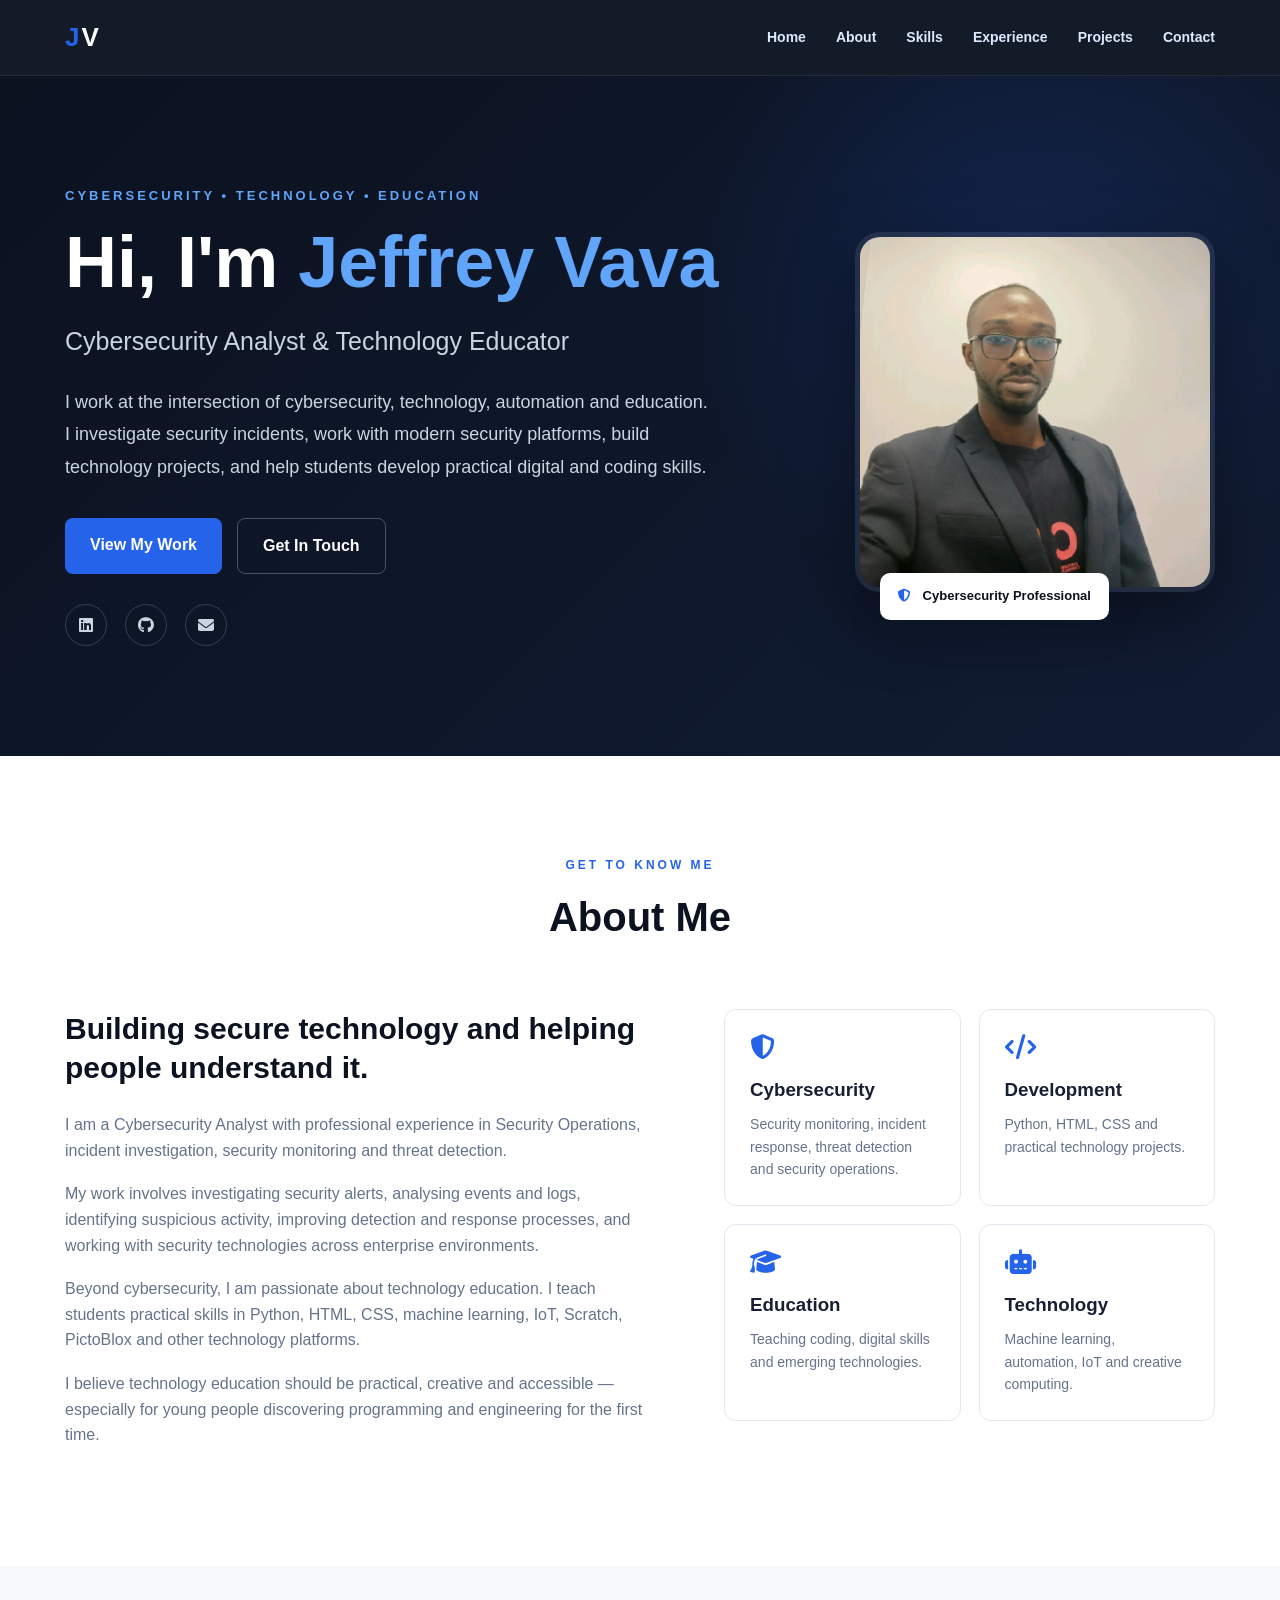
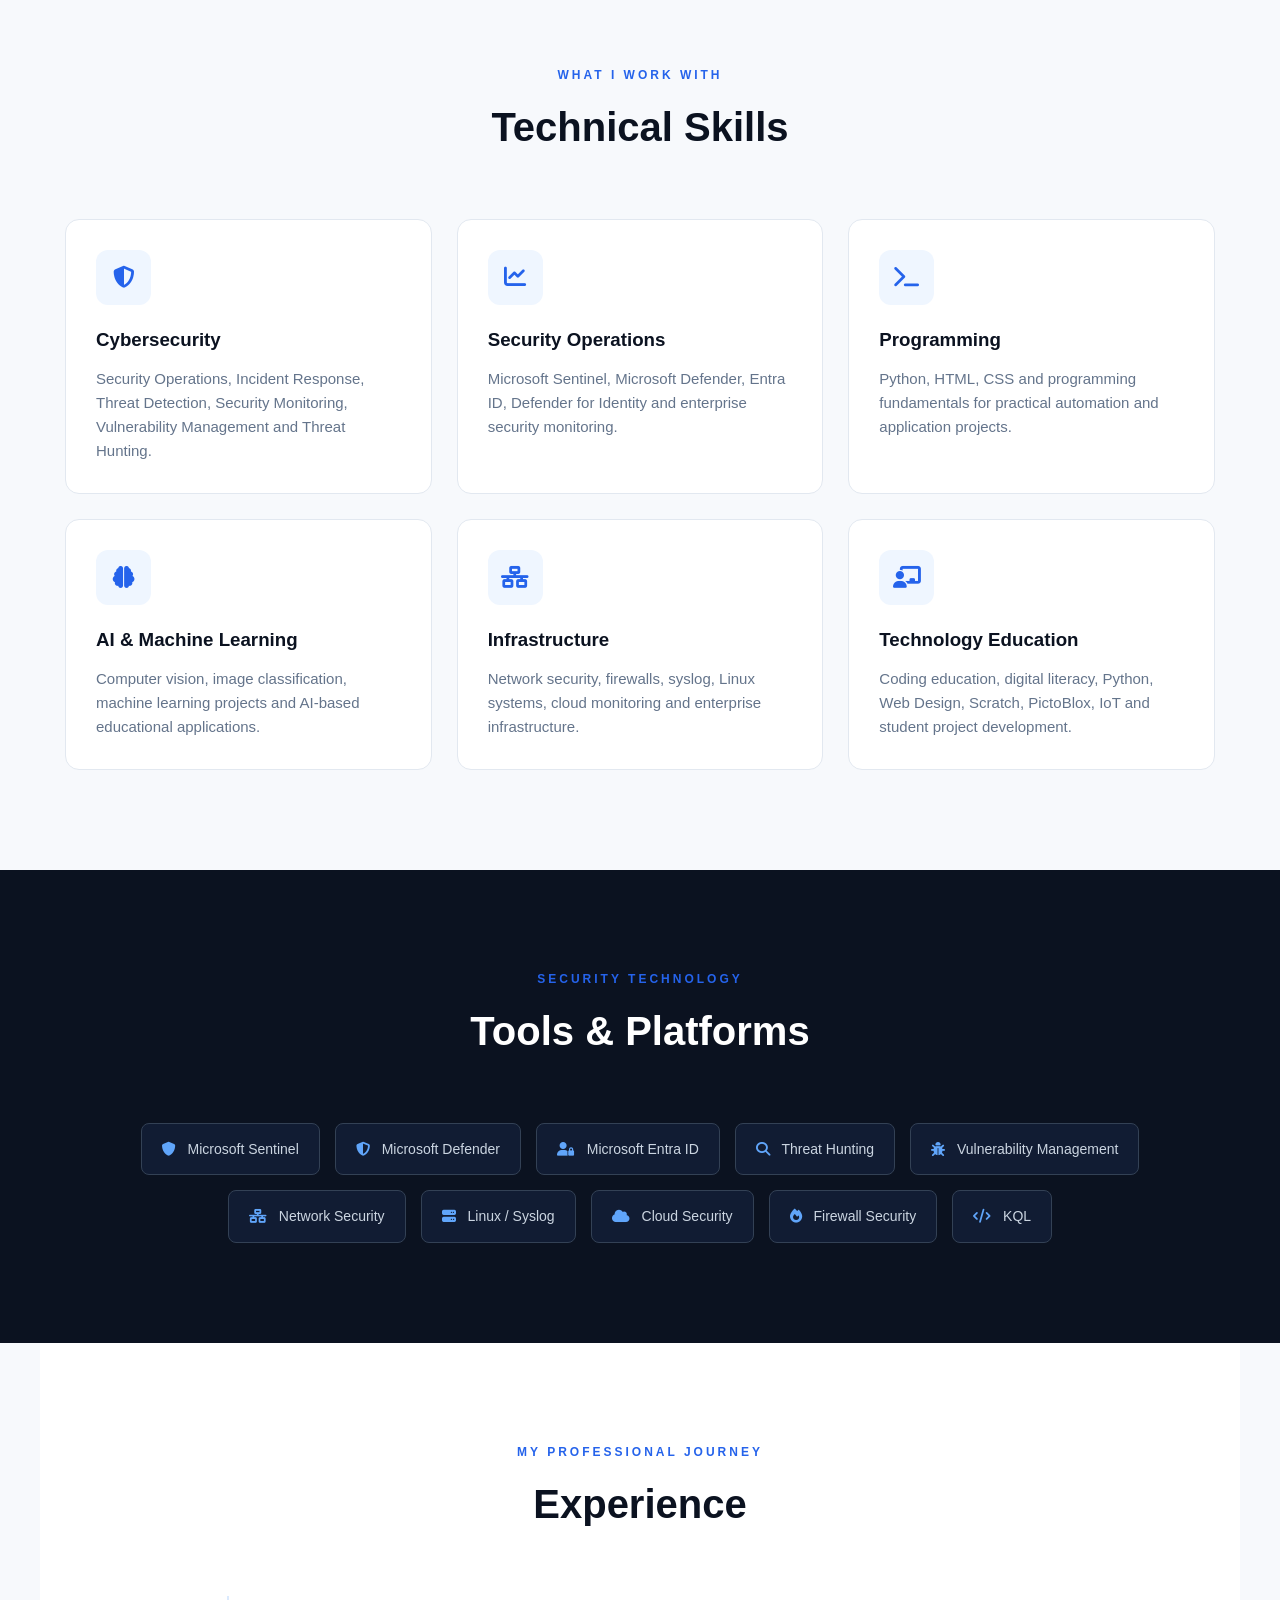
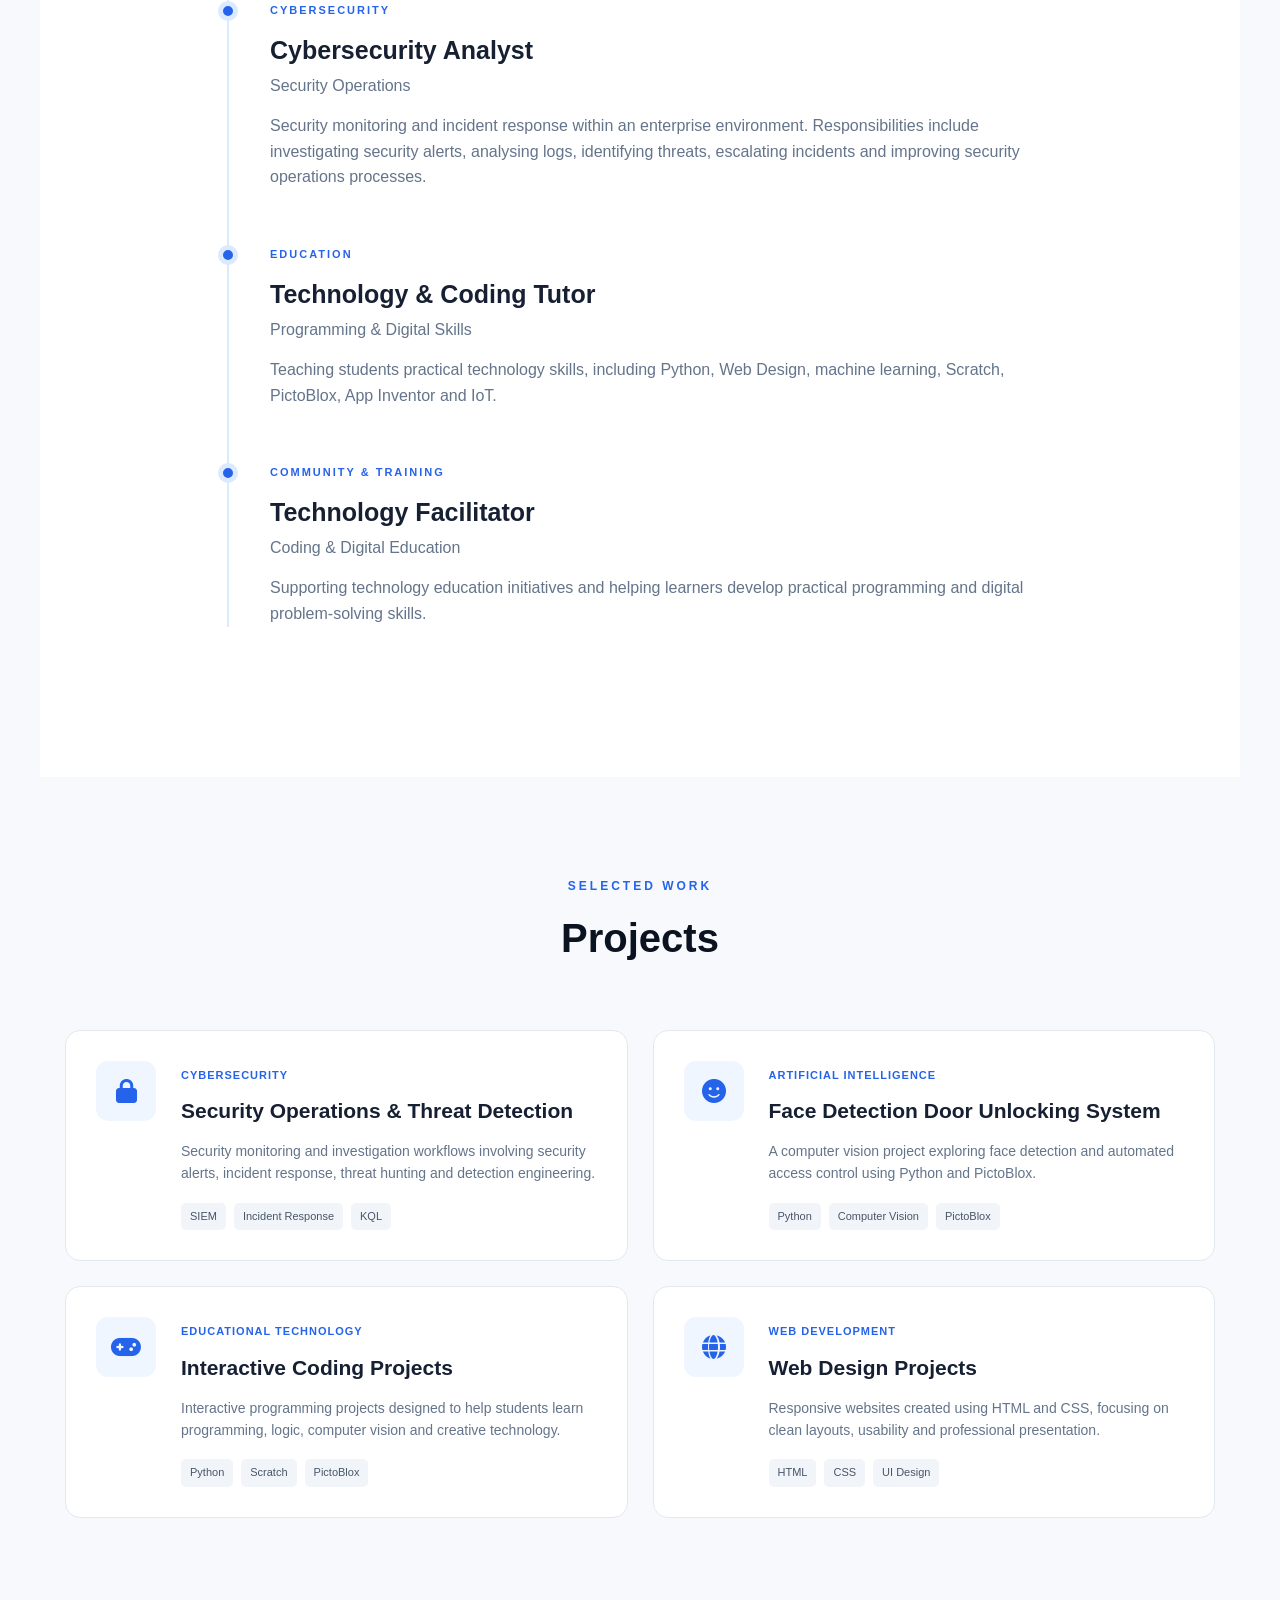
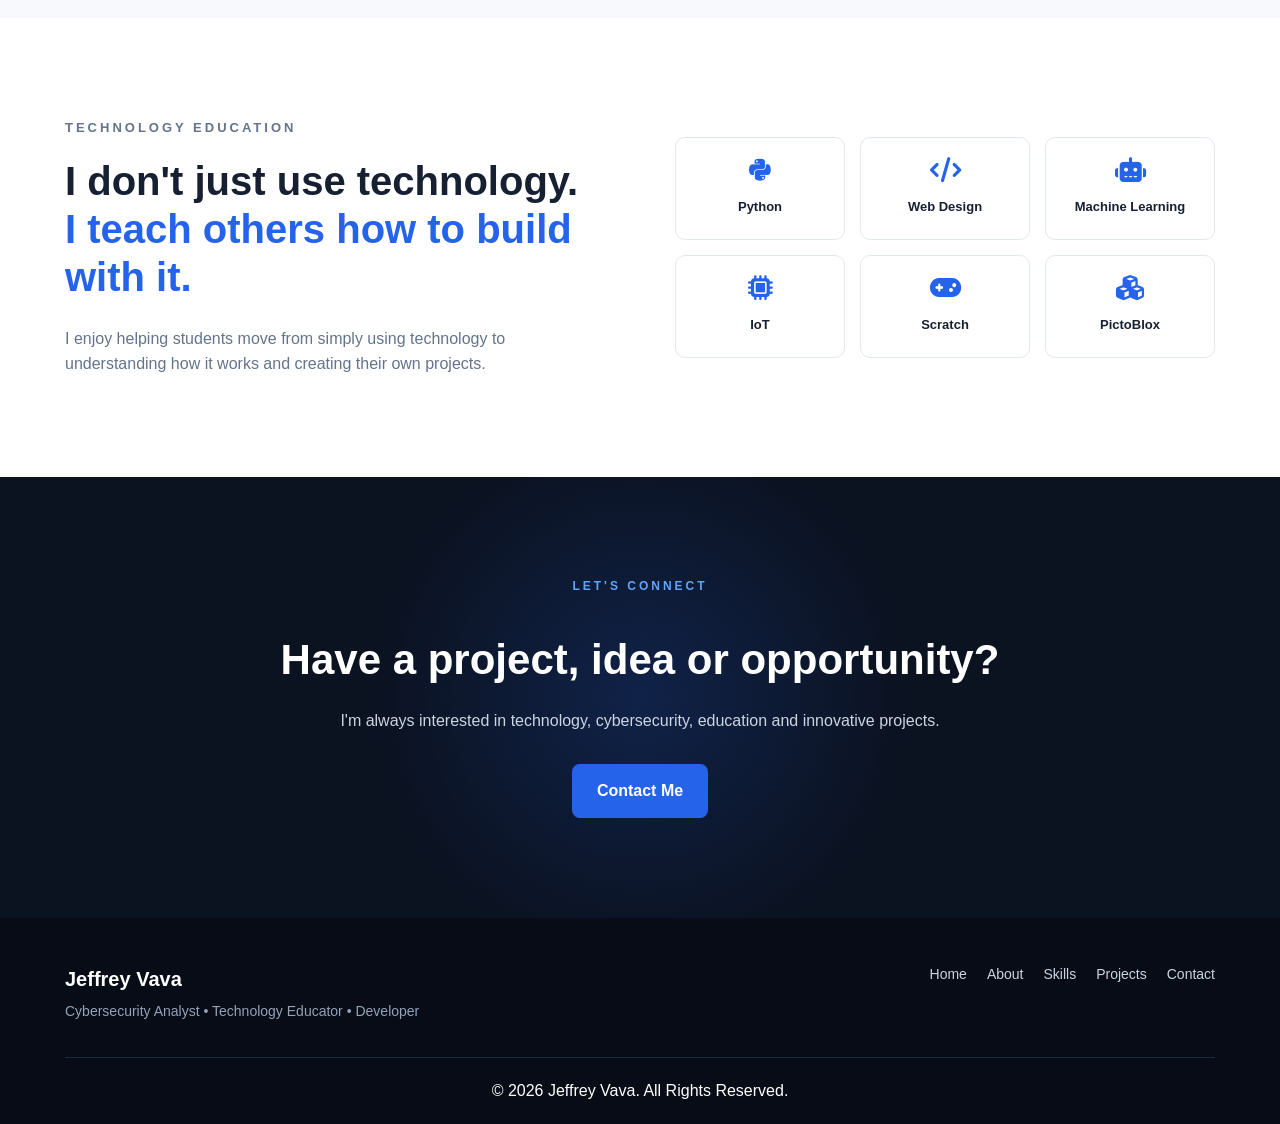
<file: index.html>
<!DOCTYPE html>
<html lang="en">
<head>
    <meta charset="UTF-8">
    <meta name="viewport" content="width=device-width, initial-scale=1.0">

    <meta name="description" content="Jeffrey Vava - Cybersecurity Analyst, Technology Educator and Developer.">
    <meta name="author" content="Jeffrey Vava">

    <title>Jeffrey Vava | Cybersecurity Analyst & Technology Educator</title>

    <link rel="stylesheet" href="style.css">

    <!-- Icons -->
    <link rel="stylesheet"
          href="https://cdnjs.cloudflare.com/ajax/libs/font-awesome/6.5.2/css/all.min.css">
</head>

<body>

<!-- ================= NAVIGATION ================= -->

<header>
    <nav class="navbar">

        <div class="logo">
            <span>J</span>V
        </div>

        <div class="nav-links">
            <a href="#home">Home</a>
            <a href="#about">About</a>
            <a href="#skills">Skills</a>
            <a href="#experience">Experience</a>
            <a href="#projects">Projects</a>
            <a href="Contact.html">Contact</a>
        </div>

    </nav>
</header>


<!-- ================= HERO ================= -->

<section id="home" class="hero">

    <div class="hero-content">

        <p class="small-heading">
            CYBERSECURITY • TECHNOLOGY • EDUCATION
        </p>

        <h1>
            Hi, I'm <span>Jeffrey Vava</span>
        </h1>

        <h2>
            Cybersecurity Analyst & Technology Educator
        </h2>

        <p class="hero-description">
            I work at the intersection of cybersecurity, technology,
            automation and education. I investigate security incidents,
            work with modern security platforms, build technology projects,
            and help students develop practical digital and coding skills.
        </p>

        <div class="hero-buttons">

            <a href="#projects" class="btn primary-btn">
                View My Work
            </a>

            <a href="Contact.html" class="btn secondary-btn">
                Get In Touch
            </a>

        </div>

        <div class="social-links">

            <!-- Replace # with your real profiles -->

            <a href="https://www.linkedin.com/in/jeffrey-vava-79a303122/" title="LinkedIn">
                <i class="fab fa-linkedin"></i>
            </a>

            <a href="https://github.com/jvava911" title="GitHub">
                <i class="fab fa-github"></i>
            </a>

            <a href="mailto:jvava911@gmail.com" title="Email">
                <i class="fas fa-envelope"></i>
            </a>

        </div>

    </div>


    <div class="hero-image">

        <!--
        IMPORTANT:
        Save your profile photo inside your GitHub repository:
        images/profile.jpg

        Then use this image instead of the old Facebook URL.
        -->

        <img src="jeffpic.jfif"
             alt="Jeffrey Vava">

        <div class="image-badge">
            <i class="fas fa-shield-halved"></i>
            Cybersecurity Professional
        </div>

    </div>

</section>


<!-- ================= ABOUT ================= -->

<section id="about" class="section about">

    <div class="section-title">
        <p>GET TO KNOW ME</p>
        <h2>About Me</h2>
    </div>

    <div class="about-grid">

        <div class="about-text">

            <h3>
                Building secure technology and helping people understand it.
            </h3>

            <p>
                I am a Cybersecurity Analyst with professional experience
                in Security Operations, incident investigation, security
                monitoring and threat detection.
            </p>

            <p>
                My work involves investigating security alerts, analysing
                events and logs, identifying suspicious activity, improving
                detection and response processes, and working with security
                technologies across enterprise environments.
            </p>

            <p>
                Beyond cybersecurity, I am passionate about technology
                education. I teach students practical skills in Python,
                HTML, CSS, machine learning, IoT, Scratch, PictoBlox and
                other technology platforms.
            </p>

            <p>
                I believe technology education should be practical,
                creative and accessible — especially for young people
                discovering programming and engineering for the first time.
            </p>

        </div>


        <div class="about-cards">

            <div class="info-card">
                <i class="fas fa-shield-halved"></i>
                <h3>Cybersecurity</h3>
                <p>
                    Security monitoring, incident response,
                    threat detection and security operations.
                </p>
            </div>

            <div class="info-card">
                <i class="fas fa-code"></i>
                <h3>Development</h3>
                <p>
                    Python, HTML, CSS and practical technology projects.
                </p>
            </div>

            <div class="info-card">
                <i class="fas fa-graduation-cap"></i>
                <h3>Education</h3>
                <p>
                    Teaching coding, digital skills and emerging
                    technologies.
                </p>
            </div>

            <div class="info-card">
                <i class="fas fa-robot"></i>
                <h3>Technology</h3>
                <p>
                    Machine learning, automation, IoT and
                    creative computing.
                </p>
            </div>

        </div>

    </div>

</section>


<!-- ================= SKILLS ================= -->

<section id="skills" class="section skills-section">

    <div class="section-title">
        <p>WHAT I WORK WITH</p>
        <h2>Technical Skills</h2>
    </div>


    <div class="skills-grid">

        <div class="skill-card">
            <div class="skill-icon">
                <i class="fas fa-shield-halved"></i>
            </div>

            <h3>Cybersecurity</h3>

            <p>
                Security Operations, Incident Response,
                Threat Detection, Security Monitoring,
                Vulnerability Management and Threat Hunting.
            </p>
        </div>


        <div class="skill-card">
            <div class="skill-icon">
                <i class="fas fa-chart-line"></i>
            </div>

            <h3>Security Operations</h3>

            <p>
                Microsoft Sentinel, Microsoft Defender,
                Entra ID, Defender for Identity and
                enterprise security monitoring.
            </p>
        </div>


        <div class="skill-card">
            <div class="skill-icon">
                <i class="fas fa-terminal"></i>
            </div>

            <h3>Programming</h3>

            <p>
                Python, HTML, CSS and programming fundamentals
                for practical automation and application projects.
            </p>
        </div>


        <div class="skill-card">
            <div class="skill-icon">
                <i class="fas fa-brain"></i>
            </div>

            <h3>AI & Machine Learning</h3>

            <p>
                Computer vision, image classification,
                machine learning projects and AI-based
                educational applications.
            </p>
        </div>


        <div class="skill-card">
            <div class="skill-icon">
                <i class="fas fa-network-wired"></i>
            </div>

            <h3>Infrastructure</h3>

            <p>
                Network security, firewalls, syslog,
                Linux systems, cloud monitoring and
                enterprise infrastructure.
            </p>
        </div>


        <div class="skill-card">
            <div class="skill-icon">
                <i class="fas fa-chalkboard-user"></i>
            </div>

            <h3>Technology Education</h3>

            <p>
                Coding education, digital literacy,
                Python, Web Design, Scratch, PictoBlox,
                IoT and student project development.
            </p>
        </div>

    </div>

</section>


<!-- ================= SECURITY TECHNOLOGY ================= -->

<section class="section technology-section">

    <div class="section-title">
        <p>SECURITY TECHNOLOGY</p>
        <h2>Tools & Platforms</h2>
    </div>

    <div class="technology-list">

        <span><i class="fas fa-shield"></i> Microsoft Sentinel</span>

        <span><i class="fas fa-shield-halved"></i> Microsoft Defender</span>

        <span><i class="fas fa-user-lock"></i> Microsoft Entra ID</span>

        <span><i class="fas fa-search"></i> Threat Hunting</span>

        <span><i class="fas fa-bug"></i> Vulnerability Management</span>

        <span><i class="fas fa-network-wired"></i> Network Security</span>

        <span><i class="fas fa-server"></i> Linux / Syslog</span>

        <span><i class="fas fa-cloud"></i> Cloud Security</span>

        <span><i class="fas fa-fire"></i> Firewall Security</span>

        <span><i class="fas fa-code"></i> KQL</span>

    </div>

</section>


<!-- ================= EXPERIENCE ================= -->

<section id="experience" class="section experience">

    <div class="section-title">
        <p>MY PROFESSIONAL JOURNEY</p>
        <h2>Experience</h2>
    </div>


    <div class="timeline">

        <div class="timeline-item">

            <div class="timeline-dot"></div>

            <div class="timeline-content">

                <span class="timeline-label">
                    CYBERSECURITY
                </span>

                <h3>Cybersecurity Analyst</h3>

                <h4>Security Operations</h4>

                <p>
                    Security monitoring and incident response within
                    an enterprise environment. Responsibilities include
                    investigating security alerts, analysing logs,
                    identifying threats, escalating incidents and
                    improving security operations processes.
                </p>

            </div>

        </div>


        <div class="timeline-item">

            <div class="timeline-dot"></div>

            <div class="timeline-content">

                <span class="timeline-label">
                    EDUCATION
                </span>

                <h3>Technology & Coding Tutor</h3>

                <h4>Programming & Digital Skills</h4>

                <p>
                    Teaching students practical technology skills,
                    including Python, Web Design, machine learning,
                    Scratch, PictoBlox, App Inventor and IoT.
                </p>

            </div>

        </div>


        <div class="timeline-item">

            <div class="timeline-dot"></div>

            <div class="timeline-content">

                <span class="timeline-label">
                    COMMUNITY & TRAINING
                </span>

                <h3>Technology Facilitator</h3>

                <h4>Coding & Digital Education</h4>

                <p>
                    Supporting technology education initiatives and
                    helping learners develop practical programming and
                    digital problem-solving skills.
                </p>

            </div>

        </div>

    </div>

</section>


<!-- ================= PROJECTS ================= -->

<section id="projects" class="section projects">

    <div class="section-title">
        <p>SELECTED WORK</p>
        <h2>Projects</h2>
    </div>


    <div class="project-grid">


        <div class="project-card">

            <div class="project-icon">
                <i class="fas fa-lock"></i>
            </div>

            <div class="project-content">

                <span>CYBERSECURITY</span>

                <h3>Security Operations & Threat Detection</h3>

                <p>
                    Security monitoring and investigation workflows
                    involving security alerts, incident response,
                    threat hunting and detection engineering.
                </p>

                <div class="project-tags">
                    <span>SIEM</span>
                    <span>Incident Response</span>
                    <span>KQL</span>
                </div>

            </div>

        </div>


        <div class="project-card">

            <div class="project-icon">
                <i class="fas fa-face-smile"></i>
            </div>

            <div class="project-content">

                <span>ARTIFICIAL INTELLIGENCE</span>

                <h3>Face Detection Door Unlocking System</h3>

                <p>
                    A computer vision project exploring face detection
                    and automated access control using Python and
                    PictoBlox.
                </p>

                <div class="project-tags">
                    <span>Python</span>
                    <span>Computer Vision</span>
                    <span>PictoBlox</span>
                </div>

            </div>

        </div>


        <div class="project-card">

            <div class="project-icon">
                <i class="fas fa-gamepad"></i>
            </div>

            <div class="project-content">

                <span>EDUCATIONAL TECHNOLOGY</span>

                <h3>Interactive Coding Projects</h3>

                <p>
                    Interactive programming projects designed to help
                    students learn programming, logic, computer vision
                    and creative technology.
                </p>

                <div class="project-tags">
                    <span>Python</span>
                    <span>Scratch</span>
                    <span>PictoBlox</span>
                </div>

            </div>

        </div>


        <div class="project-card">

            <div class="project-icon">
                <i class="fas fa-globe"></i>
            </div>

            <div class="project-content">

                <span>WEB DEVELOPMENT</span>

                <h3>Web Design Projects</h3>

                <p>
                    Responsive websites created using HTML and CSS,
                    focusing on clean layouts, usability and
                    professional presentation.
                </p>

                <div class="project-tags">
                    <span>HTML</span>
                    <span>CSS</span>
                    <span>UI Design</span>
                </div>

            </div>

        </div>


    </div>

</section>


<!-- ================= EDUCATION / TEACHING ================= -->

<section class="section teaching">

    <div class="teaching-content">

        <div>

            <p class="small-heading">
                TECHNOLOGY EDUCATION
            </p>

            <h2>
                I don't just use technology.<br>
                <span>I teach others how to build with it.</span>
            </h2>

            <p>
                I enjoy helping students move from simply using
                technology to understanding how it works and creating
                their own projects.
            </p>

        </div>


        <div class="teaching-topics">

            <div>
                <i class="fab fa-python"></i>
                <span>Python</span>
            </div>

            <div>
                <i class="fas fa-code"></i>
                <span>Web Design</span>
            </div>

            <div>
                <i class="fas fa-robot"></i>
                <span>Machine Learning</span>
            </div>

            <div>
                <i class="fas fa-microchip"></i>
                <span>IoT</span>
            </div>

            <div>
                <i class="fas fa-gamepad"></i>
                <span>Scratch</span>
            </div>

            <div>
                <i class="fas fa-cubes"></i>
                <span>PictoBlox</span>
            </div>

        </div>

    </div>

</section>


<!-- ================= CTA ================= -->

<section class="cta">

    <div>

        <p>LET'S CONNECT</p>

        <h2>
            Have a project, idea or opportunity?
        </h2>

        <p>
            I'm always interested in technology, cybersecurity,
            education and innovative projects.
        </p>

        <a href="Contact.html" class="btn primary-btn">
            Contact Me
        </a>

    </div>

</section>


<!-- ================= FOOTER ================= -->

<footer>

    <div class="footer-content">

        <div>

            <h3>Jeffrey Vava</h3>

            <p>
                Cybersecurity Analyst • Technology Educator • Developer
            </p>

        </div>


        <div class="footer-links">

            <a href="#home">Home</a>
            <a href="#about">About</a>
            <a href="#skills">Skills</a>
            <a href="#projects">Projects</a>
            <a href="Contact.html">Contact</a>

        </div>

    </div>


    <div class="copyright">

        <p>
            © 2026 Jeffrey Vava. All Rights Reserved.
        </p>

    </div>

</footer>


</body>
</html>
</file>
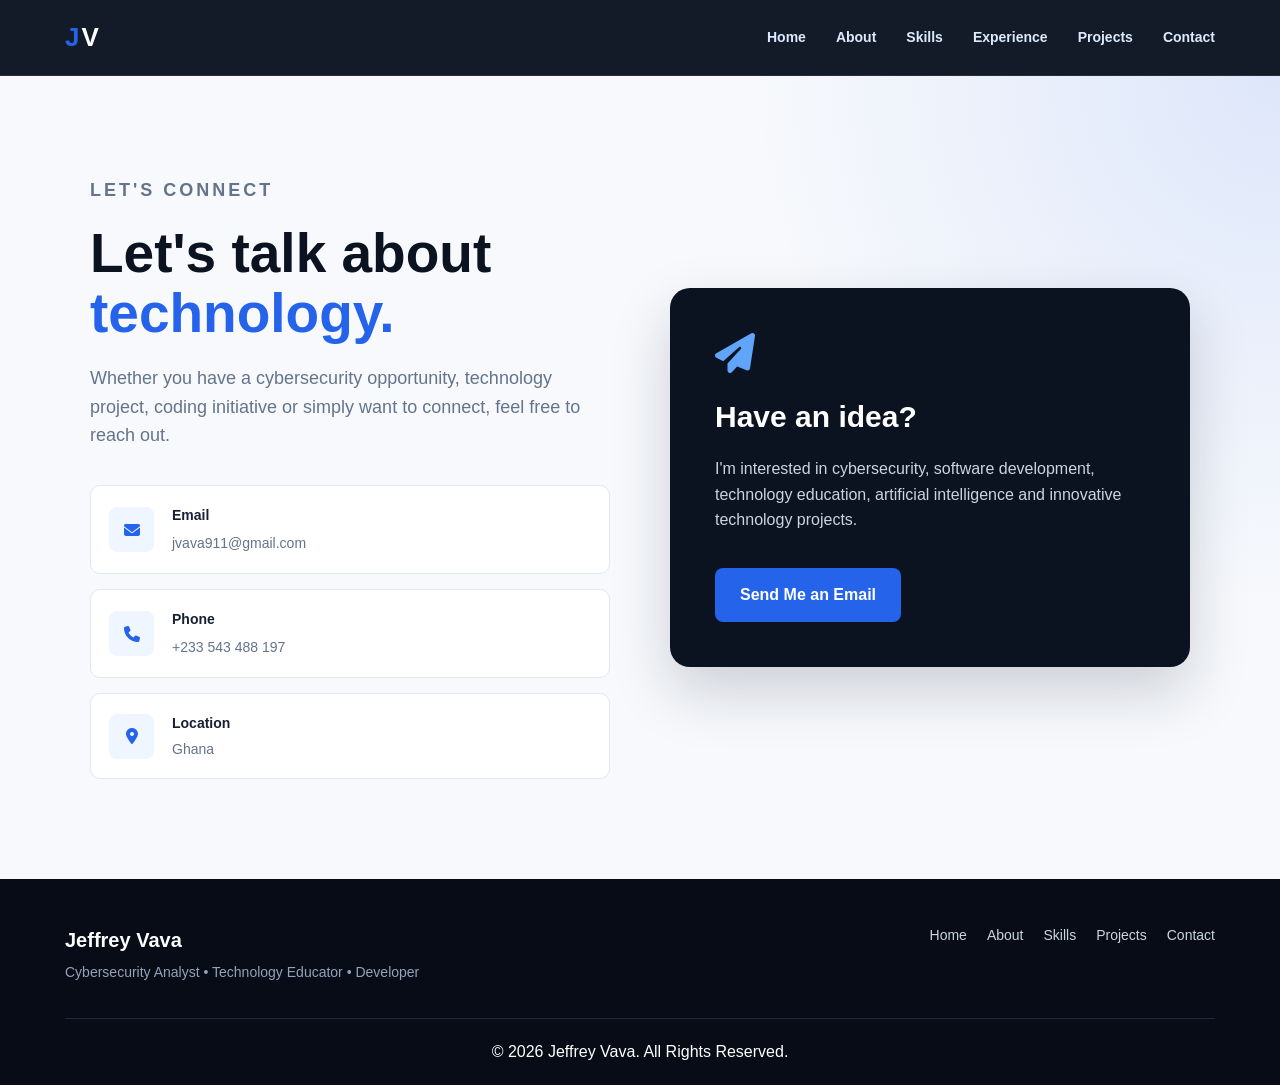
<file: Contact.html>
<!DOCTYPE html>
<html lang="en">

<head>

    <meta charset="UTF-8">

    <meta name="viewport"
          content="width=device-width, initial-scale=1.0">

    <meta name="description"
          content="Contact Jeffrey Vava - Cybersecurity Analyst, Technology Educator and Developer.">

    <title>Contact | Jeffrey Vava</title>

    <link rel="stylesheet" href="style.css">

    <link rel="stylesheet"
          href="https://cdnjs.cloudflare.com/ajax/libs/font-awesome/6.5.2/css/all.min.css">

    <style>

        .contact-page {
            min-height: 80vh;
            padding: 100px 25px;

            background:
                radial-gradient(circle at top right,
                rgba(37,99,235,0.12),
                transparent 35%);

        }

        .contact-container {
            max-width: 1100px;
            margin: auto;

            display: grid;
            grid-template-columns: 1fr 1fr;
            gap: 60px;
            align-items: center;
        }

        .contact-intro h1 {
            font-size: 55px;
            line-height: 1.1;
            color: #0b1220;
            margin-bottom: 20px;
        }

        .contact-intro h1 span {
            color: #2563eb;
        }

        .contact-intro p {
            color: #64748b;
            font-size: 18px;
            max-width: 550px;
        }

        .contact-details {
            margin-top: 35px;
            display: grid;
            gap: 15px;
        }

        .contact-detail {
            display: flex;
            align-items: center;
            gap: 18px;

            padding: 18px;

            background: white;
            border: 1px solid #e2e8f0;
            border-radius: 10px;
        }

        .contact-detail i {
            width: 45px;
            height: 45px;

            display: flex;
            align-items: center;
            justify-content: center;

            background: #eff6ff;
            color: #2563eb;

            border-radius: 8px;
        }

        .contact-detail h3 {
            font-size: 14px;
            margin-bottom: 3px;
        }

        .contact-detail a,
        .contact-detail p {
            color: #64748b;
            text-decoration: none;
            font-size: 14px;
        }

        .contact-detail a:hover {
            color: #2563eb;
        }

        .contact-card {
            background: #0b1220;
            color: white;

            padding: 45px;
            border-radius: 20px;

            box-shadow: 0 25px 60px rgba(15,23,42,0.18);
        }

        .contact-card i {
            color: #60a5fa;
            font-size: 40px;
            margin-bottom: 20px;
        }

        .contact-card h2 {
            font-size: 30px;
            margin-bottom: 15px;
        }

        .contact-card p {
            color: #cbd5e1;
            margin-bottom: 25px;
        }

        .contact-card .btn {
            margin-top: 10px;
        }

        @media (max-width: 800px) {

            .contact-container {
                grid-template-columns: 1fr;
            }

            .contact-intro h1 {
                font-size: 42px;
            }

        }

    </style>

</head>


<body>


<!-- ================= HEADER ================= -->

<header>

    <nav class="navbar">

        <div class="logo">
            <span>J</span>V
        </div>

        <div class="nav-links">

            <a href="index.html">Home</a>

            <a href="index.html#about">About</a>

            <a href="index.html#skills">Skills</a>

            <a href="index.html#experience">Experience</a>

            <a href="index.html#projects">Projects</a>

            <a href="Contact.html">Contact</a>

        </div>

    </nav>

</header>


<!-- ================= CONTACT ================= -->

<section class="contact-page">

    <div class="contact-container">


        <div class="contact-intro">

            <p class="small-heading">
                LET'S CONNECT
            </p>

            <h1>
                Let's talk about
                <span>technology.</span>
            </h1>

            <p>
                Whether you have a cybersecurity opportunity,
                technology project, coding initiative or simply
                want to connect, feel free to reach out.
            </p>


            <div class="contact-details">


                <div class="contact-detail">

                    <i class="fas fa-envelope"></i>

                    <div>

                        <h3>Email</h3>

                        <a href="mailto:jvava911@gmail.com">
                            jvava911@gmail.com
                        </a>

                    </div>

                </div>


                <div class="contact-detail">

                    <i class="fas fa-phone"></i>

                    <div>

                        <h3>Phone</h3>

                        <a href="tel:+233543488197">
                            +233 543 488 197
                        </a>

                    </div>

                </div>


                <div class="contact-detail">

                    <i class="fas fa-location-dot"></i>

                    <div>

                        <h3>Location</h3>

                        <p>Ghana</p>

                    </div>

                </div>


            </div>

        </div>


        <div class="contact-card">

            <i class="fas fa-paper-plane"></i>

            <h2>
                Have an idea?
            </h2>

            <p>
                I'm interested in cybersecurity, software development,
                technology education, artificial intelligence and
                innovative technology projects.
            </p>

            <a href="mailto:jvava911@gmail.com"
               class="btn primary-btn">

                Send Me an Email

            </a>

        </div>


    </div>

</section>


<!-- ================= FOOTER ================= -->

<footer>

    <div class="footer-content">

        <div>

            <h3>Jeffrey Vava</h3>

            <p>
                Cybersecurity Analyst • Technology Educator • Developer
            </p>

        </div>


        <div class="footer-links">

            <a href="index.html">Home</a>

            <a href="index.html#about">About</a>

            <a href="index.html#skills">Skills</a>

            <a href="index.html#projects">Projects</a>

            <a href="Contact.html">Contact</a>

        </div>

    </div>


    <div class="copyright">

        <p>
            © 2026 Jeffrey Vava. All Rights Reserved.
        </p>

    </div>

</footer>


</body>

</html>
</file>
<file: style.css>
/* =========================================================
   JEFFREY VAVA PORTFOLIO
   Professional Cybersecurity / Technology Portfolio
========================================================= */


/* ================= RESET ================= */

* {
    margin: 0;
    padding: 0;
    box-sizing: border-box;
}

html {
    scroll-behavior: smooth;
}

body {
    font-family: Arial, Helvetica, sans-serif;
    background: #f7f9fc;
    color: #172033;
    line-height: 1.6;
}


/* ================= VARIABLES ================= */

:root {
    --primary: #2563eb;
    --primary-dark: #1d4ed8;
    --dark: #0b1220;
    --dark-blue: #111c33;
    --text: #172033;
    --muted: #64748b;
    --light: #f7f9fc;
    --white: #ffffff;
    --border: #e2e8f0;
    --shadow: 0 15px 40px rgba(15, 23, 42, 0.08);
}


/* ================= HEADER ================= */

header {
    position: sticky;
    top: 0;
    z-index: 1000;
    background: rgba(11, 18, 32, 0.96);
    backdrop-filter: blur(10px);
    border-bottom: 1px solid rgba(255,255,255,0.08);
}

.navbar {
    max-width: 1200px;
    margin: auto;
    min-height: 75px;
    padding: 0 25px;

    display: flex;
    align-items: center;
    justify-content: space-between;
}

.logo {
    color: white;
    font-size: 26px;
    font-weight: 800;
    letter-spacing: 2px;
}

.logo span {
    color: var(--primary);
}

.nav-links {
    display: flex;
    gap: 30px;
}

.nav-links a {
    color: #dbeafe;
    text-decoration: none;
    font-size: 14px;
    font-weight: 600;
    transition: 0.3s;
}

.nav-links a:hover {
    color: #60a5fa;
}


/* ================= HERO ================= */

.hero {
    min-height: 680px;
    background:
        radial-gradient(circle at 80% 30%, rgba(37,99,235,0.18), transparent 30%),
        linear-gradient(135deg, #0b1220, #111c33);

    color: white;

    display: flex;
    align-items: center;
    justify-content: space-between;

    gap: 60px;
    padding: 90px max(25px, calc((100% - 1150px) / 2));
}

.hero-content {
    max-width: 700px;
}

.small-heading {
    color: #60a5fa;
    font-size: 13px;
    font-weight: 800;
    letter-spacing: 3px;
    margin-bottom: 18px;
}

.hero h1 {
    font-size: clamp(42px, 6vw, 72px);
    line-height: 1.05;
    margin-bottom: 20px;
}

.hero h1 span {
    color: #60a5fa;
}

.hero h2 {
    font-size: 25px;
    color: #cbd5e1;
    font-weight: 500;
    margin-bottom: 25px;
}

.hero-description {
    max-width: 650px;
    color: #cbd5e1;
    font-size: 18px;
    line-height: 1.8;
}


/* ================= BUTTONS ================= */

.hero-buttons {
    display: flex;
    gap: 15px;
    margin-top: 35px;
    flex-wrap: wrap;
}

.btn {
    display: inline-block;
    padding: 14px 25px;
    border-radius: 8px;
    text-decoration: none;
    font-weight: 700;
    transition: 0.3s;
}

.primary-btn {
    background: var(--primary);
    color: white;
}

.primary-btn:hover {
    background: var(--primary-dark);
    transform: translateY(-2px);
}

.secondary-btn {
    border: 1px solid #475569;
    color: white;
}

.secondary-btn:hover {
    background: white;
    color: var(--dark);
}


/* ================= SOCIAL LINKS ================= */

.social-links {
    display: flex;
    gap: 18px;
    margin-top: 30px;
}

.social-links a {
    width: 42px;
    height: 42px;

    display: flex;
    align-items: center;
    justify-content: center;

    border: 1px solid #334155;
    border-radius: 50%;

    color: #cbd5e1;
    text-decoration: none;

    transition: 0.3s;
}

.social-links a:hover {
    background: var(--primary);
    border-color: var(--primary);
    color: white;
    transform: translateY(-3px);
}


/* ================= HERO IMAGE ================= */

.hero-image {
    position: relative;
    width: 360px;
    flex-shrink: 0;
}

.hero-image img {
    width: 100%;
    aspect-ratio: 1 / 1;
    object-fit: cover;

    border-radius: 25px;

    border: 5px solid rgba(255,255,255,0.08);

    box-shadow:
        0 25px 70px rgba(0,0,0,0.4);
}

.image-badge {
    position: absolute;
    bottom: -20px;
    left: 25px;

    background: white;
    color: var(--dark);

    padding: 13px 18px;
    border-radius: 10px;

    font-size: 13px;
    font-weight: 700;

    box-shadow: var(--shadow);
}

.image-badge i {
    color: var(--primary);
    margin-right: 8px;
}


/* ================= SECTIONS ================= */

.section {
    max-width: 1200px;
    margin: auto;
    padding: 100px 25px;
}

.section-title {
    text-align: center;
    margin-bottom: 60px;
}

.section-title p {
    color: var(--primary);
    font-size: 12px;
    font-weight: 800;
    letter-spacing: 3px;
    margin-bottom: 10px;
}

.section-title h2 {
    font-size: 40px;
    color: var(--dark);
}


/* ================= ABOUT ================= */

.about {
    background: var(--white);
    max-width: none;
    padding-left: max(25px, calc((100% - 1150px) / 2));
    padding-right: max(25px, calc((100% - 1150px) / 2));
}

.about-grid {
    display: grid;
    grid-template-columns: 1.2fr 1fr;
    gap: 70px;
    align-items: start;
}

.about-text h3 {
    font-size: 30px;
    line-height: 1.3;
    margin-bottom: 25px;
    color: var(--dark);
}

.about-text p {
    color: var(--muted);
    margin-bottom: 18px;
}

.about-cards {
    display: grid;
    grid-template-columns: 1fr 1fr;
    gap: 18px;
}

.info-card {
    padding: 25px;
    border: 1px solid var(--border);
    border-radius: 12px;
    background: white;
    transition: 0.3s;
}

.info-card:hover {
    transform: translateY(-5px);
    box-shadow: var(--shadow);
}

.info-card i {
    color: var(--primary);
    font-size: 25px;
    margin-bottom: 15px;
}

.info-card h3 {
    margin-bottom: 8px;
}

.info-card p {
    color: var(--muted);
    font-size: 14px;
}


/* ================= SKILLS ================= */

.skills-section {
    background: #f7f9fc;
    max-width: none;
    padding-left: max(25px, calc((100% - 1150px) / 2));
    padding-right: max(25px, calc((100% - 1150px) / 2));
}

.skills-grid {
    display: grid;
    grid-template-columns: repeat(3, 1fr);
    gap: 25px;
}

.skill-card {
    background: white;
    padding: 30px;
    border-radius: 14px;
    border: 1px solid var(--border);
    transition: 0.3s;
}

.skill-card:hover {
    transform: translateY(-7px);
    box-shadow: var(--shadow);
    border-color: #bfdbfe;
}

.skill-icon {
    width: 55px;
    height: 55px;

    display: flex;
    align-items: center;
    justify-content: center;

    background: #eff6ff;
    color: var(--primary);

    border-radius: 12px;

    font-size: 22px;
    margin-bottom: 20px;
}

.skill-card h3 {
    margin-bottom: 12px;
    color: var(--dark);
}

.skill-card p {
    color: var(--muted);
    font-size: 15px;
}


/* ================= TECHNOLOGY ================= */

.technology-section {
    background: var(--dark);
    max-width: none;

    padding-left: max(25px, calc((100% - 1150px) / 2));
    padding-right: max(25px, calc((100% - 1150px) / 2));
}

.technology-section .section-title h2 {
    color: white;
}

.technology-list {
    display: flex;
    flex-wrap: wrap;
    justify-content: center;
    gap: 15px;
}

.technology-list span {
    padding: 14px 20px;

    border: 1px solid #334155;
    border-radius: 8px;

    color: #cbd5e1;
    background: #111c33;

    font-size: 14px;
}

.technology-list i {
    color: #60a5fa;
    margin-right: 8px;
}


/* ================= EXPERIENCE ================= */

.experience {
    background: white;
}

.timeline {
    max-width: 850px;
    margin: auto;
    position: relative;
}

.timeline::before {
    content: "";
    position: absolute;
    left: 12px;
    top: 0;
    bottom: 0;
    width: 2px;
    background: #dbeafe;
}

.timeline-item {
    position: relative;
    padding-left: 55px;
    margin-bottom: 50px;
}

.timeline-dot {
    position: absolute;
    left: 3px;
    top: 5px;

    width: 20px;
    height: 20px;

    background: var(--primary);
    border: 5px solid #dbeafe;
    border-radius: 50%;
}

.timeline-label {
    color: var(--primary);
    font-size: 11px;
    font-weight: 800;
    letter-spacing: 2px;
}

.timeline-content h3 {
    font-size: 25px;
    margin: 8px 0 3px;
}

.timeline-content h4 {
    color: var(--muted);
    font-weight: 500;
    margin-bottom: 15px;
}

.timeline-content p {
    color: var(--muted);
}


/* ================= PROJECTS ================= */

.projects {
    background: #f7f9fc;
    max-width: none;

    padding-left: max(25px, calc((100% - 1150px) / 2));
    padding-right: max(25px, calc((100% - 1150px) / 2));
}

.project-grid {
    display: grid;
    grid-template-columns: 1fr 1fr;
    gap: 25px;
}

.project-card {
    background: white;
    border: 1px solid var(--border);
    border-radius: 15px;
    padding: 30px;

    display: flex;
    gap: 25px;

    transition: 0.3s;
}

.project-card:hover {
    transform: translateY(-6px);
    box-shadow: var(--shadow);
}

.project-icon {
    min-width: 60px;
    height: 60px;

    display: flex;
    align-items: center;
    justify-content: center;

    border-radius: 12px;
    background: #eff6ff;
    color: var(--primary);

    font-size: 24px;
}

.project-content > span {
    font-size: 11px;
    font-weight: 800;
    color: var(--primary);
    letter-spacing: 1px;
}

.project-content h3 {
    font-size: 21px;
    margin: 8px 0 12px;
}

.project-content p {
    color: var(--muted);
    font-size: 14px;
}

.project-tags {
    display: flex;
    flex-wrap: wrap;
    gap: 8px;
    margin-top: 18px;
}

.project-tags span {
    background: #f1f5f9;
    color: #475569;
    font-size: 11px;
    padding: 5px 9px;
    border-radius: 5px;
}


/* ================= TEACHING ================= */

.teaching {
    max-width: none;
    background: white;

    padding-left: max(25px, calc((100% - 1150px) / 2));
    padding-right: max(25px, calc((100% - 1150px) / 2));
}

.teaching-content {
    display: grid;
    grid-template-columns: 1fr 1fr;
    gap: 70px;
    align-items: center;
}

.teaching h2 {
    font-size: 40px;
    line-height: 1.2;
    margin-bottom: 25px;
}

.teaching h2 span {
    color: var(--primary);
}

.teaching p {
    color: var(--muted);
}

.teaching-topics {
    display: grid;
    grid-template-columns: 1fr 1fr 1fr;
    gap: 15px;
}

.teaching-topics div {
    padding: 20px 10px;

    text-align: center;

    border: 1px solid var(--border);
    border-radius: 10px;

    transition: 0.3s;
}

.teaching-topics div:hover {
    box-shadow: var(--shadow);
    transform: translateY(-4px);
}

.teaching-topics i {
    display: block;
    color: var(--primary);
    font-size: 25px;
    margin-bottom: 10px;
}

.teaching-topics span {
    font-size: 13px;
    font-weight: 600;
}


/* ================= CTA ================= */

.cta {
    text-align: center;
    background:
        radial-gradient(circle at center, rgba(37,99,235,0.2), transparent 40%),
        var(--dark);

    color: white;
    padding: 100px 25px;
}

.cta p:first-child {
    color: #60a5fa;
    font-size: 12px;
    font-weight: 800;
    letter-spacing: 3px;
}

.cta h2 {
    font-size: 42px;
    margin: 15px 0;
}

.cta p {
    color: #cbd5e1;
    max-width: 600px;
    margin: 0 auto 30px;
}


/* ================= FOOTER ================= */

footer {
    background: #070c16;
    color: white;
    padding: 45px 25px 20px;
}

.footer-content {
    max-width: 1150px;
    margin: auto;

    display: flex;
    justify-content: space-between;
    gap: 30px;
}

.footer-content h3 {
    font-size: 20px;
    margin-bottom: 5px;
}

.footer-content p {
    color: #94a3b8;
    font-size: 14px;
}

.footer-links {
    display: flex;
    gap: 20px;
    flex-wrap: wrap;
}

.footer-links a {
    color: #cbd5e1;
    text-decoration: none;
    font-size: 14px;
}

.footer-links a:hover {
    color: #60a5fa;
}

.copyright {
    max-width: 1150px;
    margin: 35px auto 0;
    padding-top: 20px;

    border-top: 1px solid #1e293b;

    text-align: center;
}


/* ================= RESPONSIVE ================= */

@media (max-width: 900px) {

    .nav-links {
        gap: 15px;
    }

    .hero {
        flex-direction: column;
        text-align: center;
        padding-top: 70px;
    }

    .hero-buttons,
    .social-links {
        justify-content: center;
    }

    .hero-image {
        width: 300px;
    }

    .about-grid,
    .teaching-content {
        grid-template-columns: 1fr;
    }

    .skills-grid {
        grid-template-columns: 1fr 1fr;
    }

    .project-grid {
        grid-template-columns: 1fr;
    }

}


@media (max-width: 650px) {

    .navbar {
        flex-direction: column;
        justify-content: center;
        padding: 15px;
        gap: 12px;
    }

    .nav-links {
        gap: 12px;
        flex-wrap: wrap;
        justify-content: center;
    }

    .nav-links a {
        font-size: 12px;
    }

    .hero h1 {
        font-size: 42px;
    }

    .hero h2 {
        font-size: 20px;
    }

    .hero-description {
        font-size: 16px;
    }

    .hero-image {
        width: 250px;
    }

    .section-title h2 {
        font-size: 32px;
    }

    .about-cards {
        grid-template-columns: 1fr;
    }

    .skills-grid {
        grid-template-columns: 1fr;
    }

    .teaching-topics {
        grid-template-columns: 1fr 1fr;
    }

    .project-card {
        flex-direction: column;
    }

    .footer-content {
        flex-direction: column;
        text-align: center;
    }

    .footer-links {
        justify-content: center;
    }

    .cta h2 {
        font-size: 32px;
    }

}
</file>
